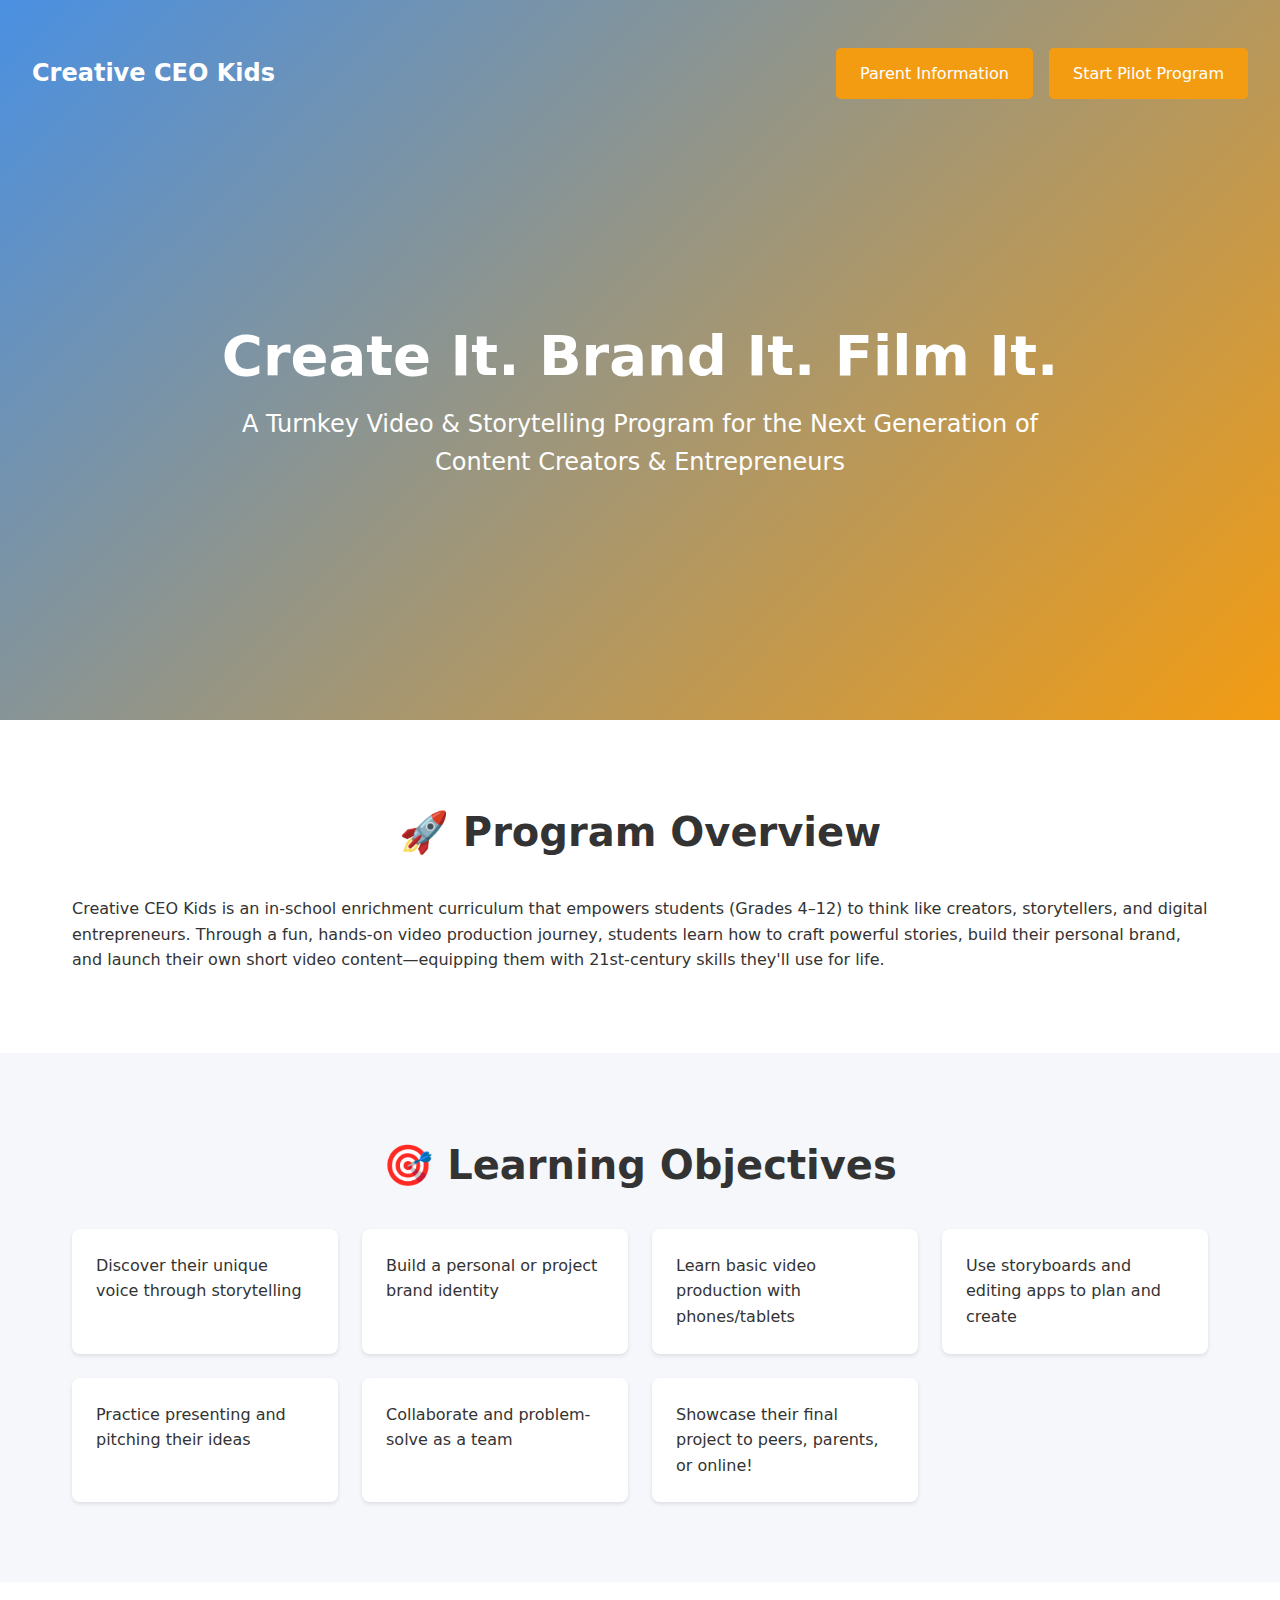
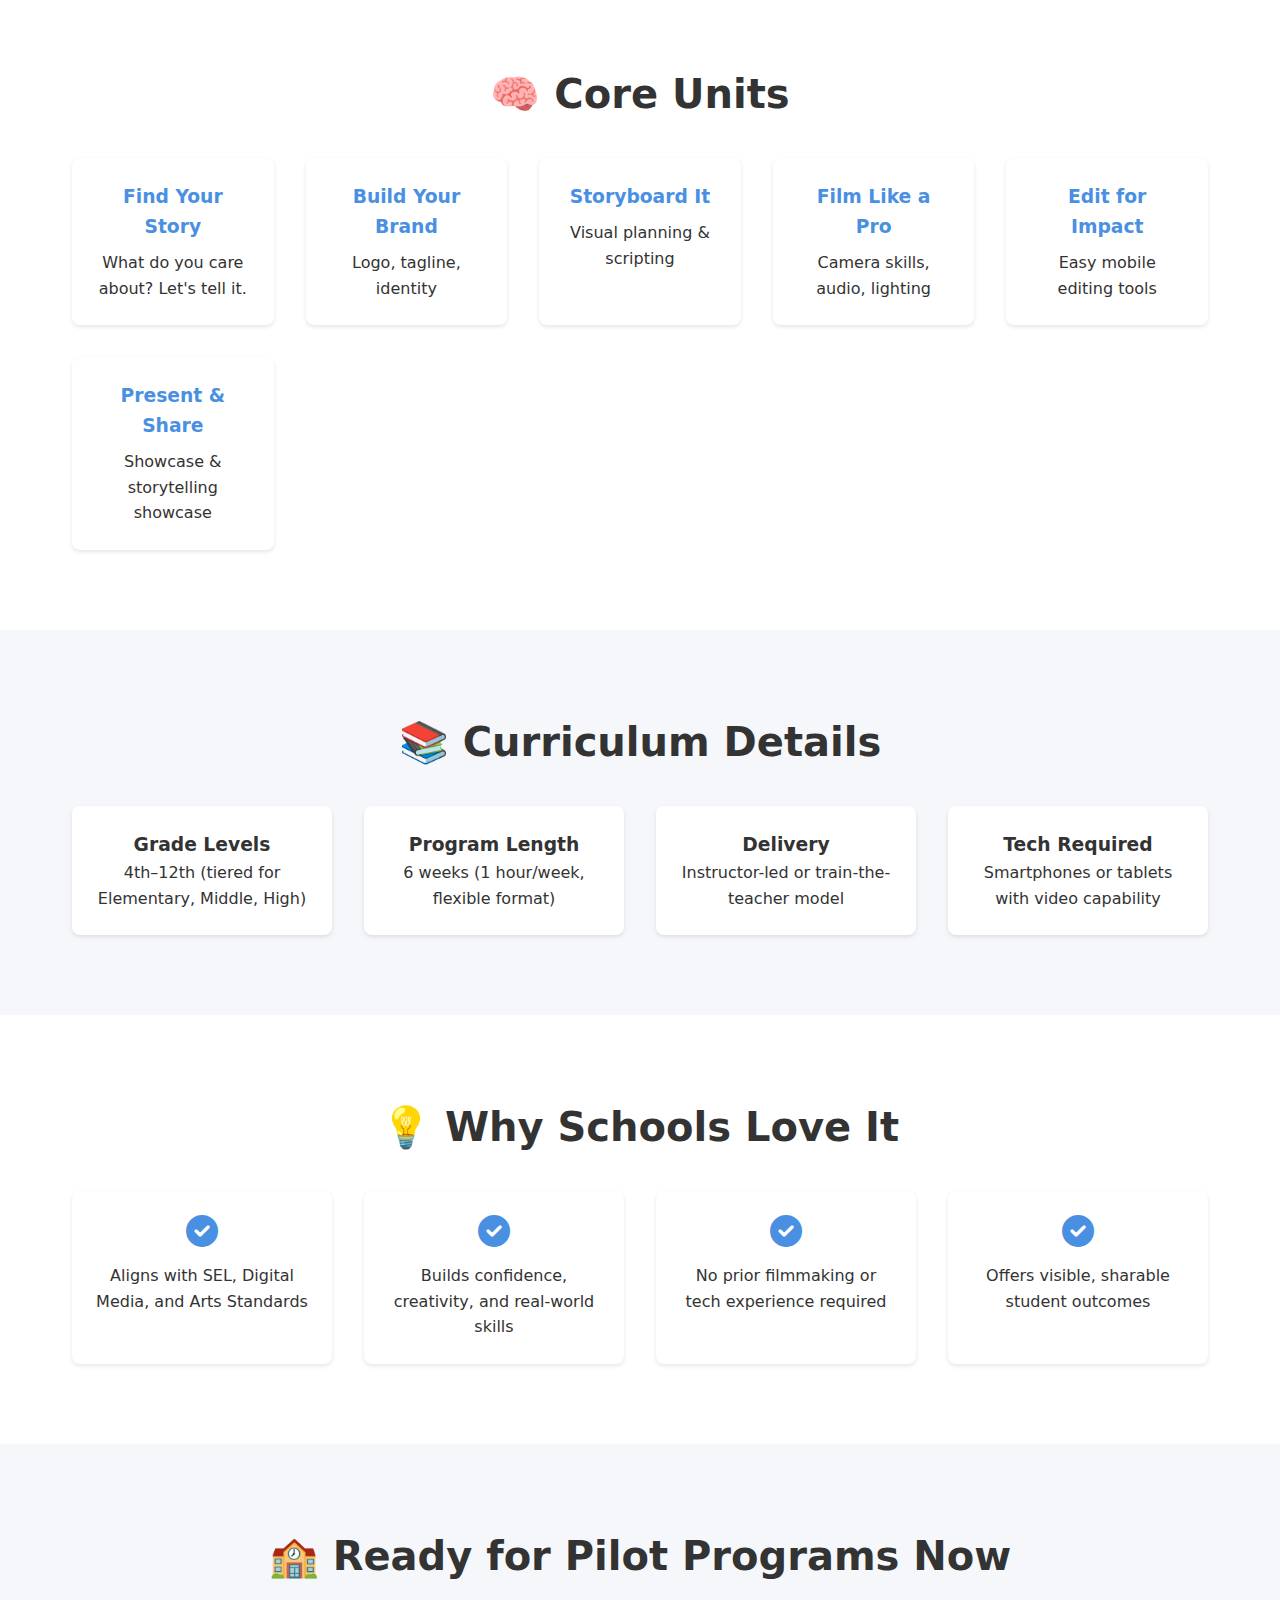
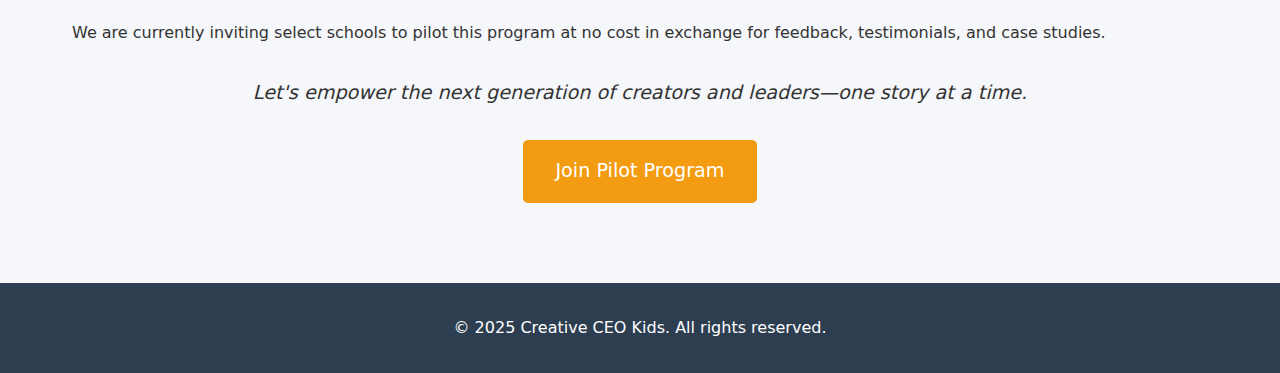
<file: index.html>
<!DOCTYPE html>
<html lang="en">
<head>
    <meta charset="UTF-8">
    <meta name="viewport" content="width=device-width, initial-scale=1.0">
    <title>Creative CEO Kids - Video & Storytelling Program</title>
    <link rel="stylesheet" href="styles.css">
    <link rel="stylesheet" href="https://cdnjs.cloudflare.com/ajax/libs/font-awesome/6.0.0/css/all.min.css">
</head>
<body>
    <header>
        <nav>
            <div class="logo">Creative CEO Kids</div>
            <div class="nav-buttons">
                <a href="parent-kit.html" class="btn" target="_blank">Parent Information</a>
                <a href="#contact" class="btn">Start Pilot Program</a>
            </div>
        </nav>
        <div class="hero">
            <h1>Create It. Brand It. Film It.</h1>
            <p class="subtitle">A Turnkey Video & Storytelling Program for the Next Generation of Content Creators & Entrepreneurs</p>
        </div>
    </header>

    <main>
        <section id="overview" class="section">
            <div class="container">
                <h2>🚀 Program Overview</h2>
                <p>Creative CEO Kids is an in-school enrichment curriculum that empowers students (Grades 4–12) to think like creators, storytellers, and digital entrepreneurs. Through a fun, hands-on video production journey, students learn how to craft powerful stories, build their personal brand, and launch their own short video content—equipping them with 21st-century skills they'll use for life.</p>
            </div>
        </section>

        <section id="objectives" class="section alt-bg">
            <div class="container">
                <h2>🎯 Learning Objectives</h2>
                <div class="grid-list">
                    <div class="card">Discover their unique voice through storytelling</div>
                    <div class="card">Build a personal or project brand identity</div>
                    <div class="card">Learn basic video production with phones/tablets</div>
                    <div class="card">Use storyboards and editing apps to plan and create</div>
                    <div class="card">Practice presenting and pitching their ideas</div>
                    <div class="card">Collaborate and problem-solve as a team</div>
                    <div class="card">Showcase their final project to peers, parents, or online!</div>
                </div>
            </div>
        </section>

        <section id="core-units" class="section">
            <div class="container">
                <h2>🧠 Core Units</h2>
                <div class="timeline">
                    <div class="timeline-item">
                        <h3>Find Your Story</h3>
                        <p>What do you care about? Let's tell it.</p>
                    </div>
                    <div class="timeline-item">
                        <h3>Build Your Brand</h3>
                        <p>Logo, tagline, identity</p>
                    </div>
                    <div class="timeline-item">
                        <h3>Storyboard It</h3>
                        <p>Visual planning & scripting</p>
                    </div>
                    <div class="timeline-item">
                        <h3>Film Like a Pro</h3>
                        <p>Camera skills, audio, lighting</p>
                    </div>
                    <div class="timeline-item">
                        <h3>Edit for Impact</h3>
                        <p>Easy mobile editing tools</p>
                    </div>
                    <div class="timeline-item">
                        <h3>Present & Share</h3>
                        <p>Showcase & storytelling showcase</p>
                    </div>
                </div>
            </div>
        </section>

        <section id="curriculum" class="section alt-bg">
            <div class="container">
                <h2>📚 Curriculum Details</h2>
                <div class="info-grid">
                    <div class="info-card">
                        <h3>Grade Levels</h3>
                        <p>4th–12th (tiered for Elementary, Middle, High)</p>
                    </div>
                    <div class="info-card">
                        <h3>Program Length</h3>
                        <p>6 weeks (1 hour/week, flexible format)</p>
                    </div>
                    <div class="info-card">
                        <h3>Delivery</h3>
                        <p>Instructor-led or train-the-teacher model</p>
                    </div>
                    <div class="info-card">
                        <h3>Tech Required</h3>
                        <p>Smartphones or tablets with video capability</p>
                    </div>
                </div>
            </div>
        </section>

        <section id="benefits" class="section">
            <div class="container">
                <h2>💡 Why Schools Love It</h2>
                <div class="benefits-grid">
                    <div class="benefit-card">
                        <i class="fas fa-check-circle"></i>
                        <p>Aligns with SEL, Digital Media, and Arts Standards</p>
                    </div>
                    <div class="benefit-card">
                        <i class="fas fa-check-circle"></i>
                        <p>Builds confidence, creativity, and real-world skills</p>
                    </div>
                    <div class="benefit-card">
                        <i class="fas fa-check-circle"></i>
                        <p>No prior filmmaking or tech experience required</p>
                    </div>
                    <div class="benefit-card">
                        <i class="fas fa-check-circle"></i>
                        <p>Offers visible, sharable student outcomes</p>
                    </div>
                </div>
            </div>
        </section>

        <section id="contact" class="section alt-bg">
            <div class="container">
                <h2>🏫 Ready for Pilot Programs Now</h2>
                <p>We are currently inviting select schools to pilot this program at no cost in exchange for feedback, testimonials, and case studies.</p>
                <p class="emphasis">Let's empower the next generation of creators and leaders—one story at a time.</p>
                <div class="cta-container">
                    <a href="mailto:contact@nvisionfilms.com?subject=Creative%20CEO%20Kids%20Pilot%20Program%20Interest" class="btn btn-large">Join Pilot Program</a>
                </div>
            </div>
        </section>
    </main>

    <footer>
        <div class="container">
            <p>&copy; 2025 Creative CEO Kids. All rights reserved.</p>
        </div>
    </footer>
</body>
</html>
</file>
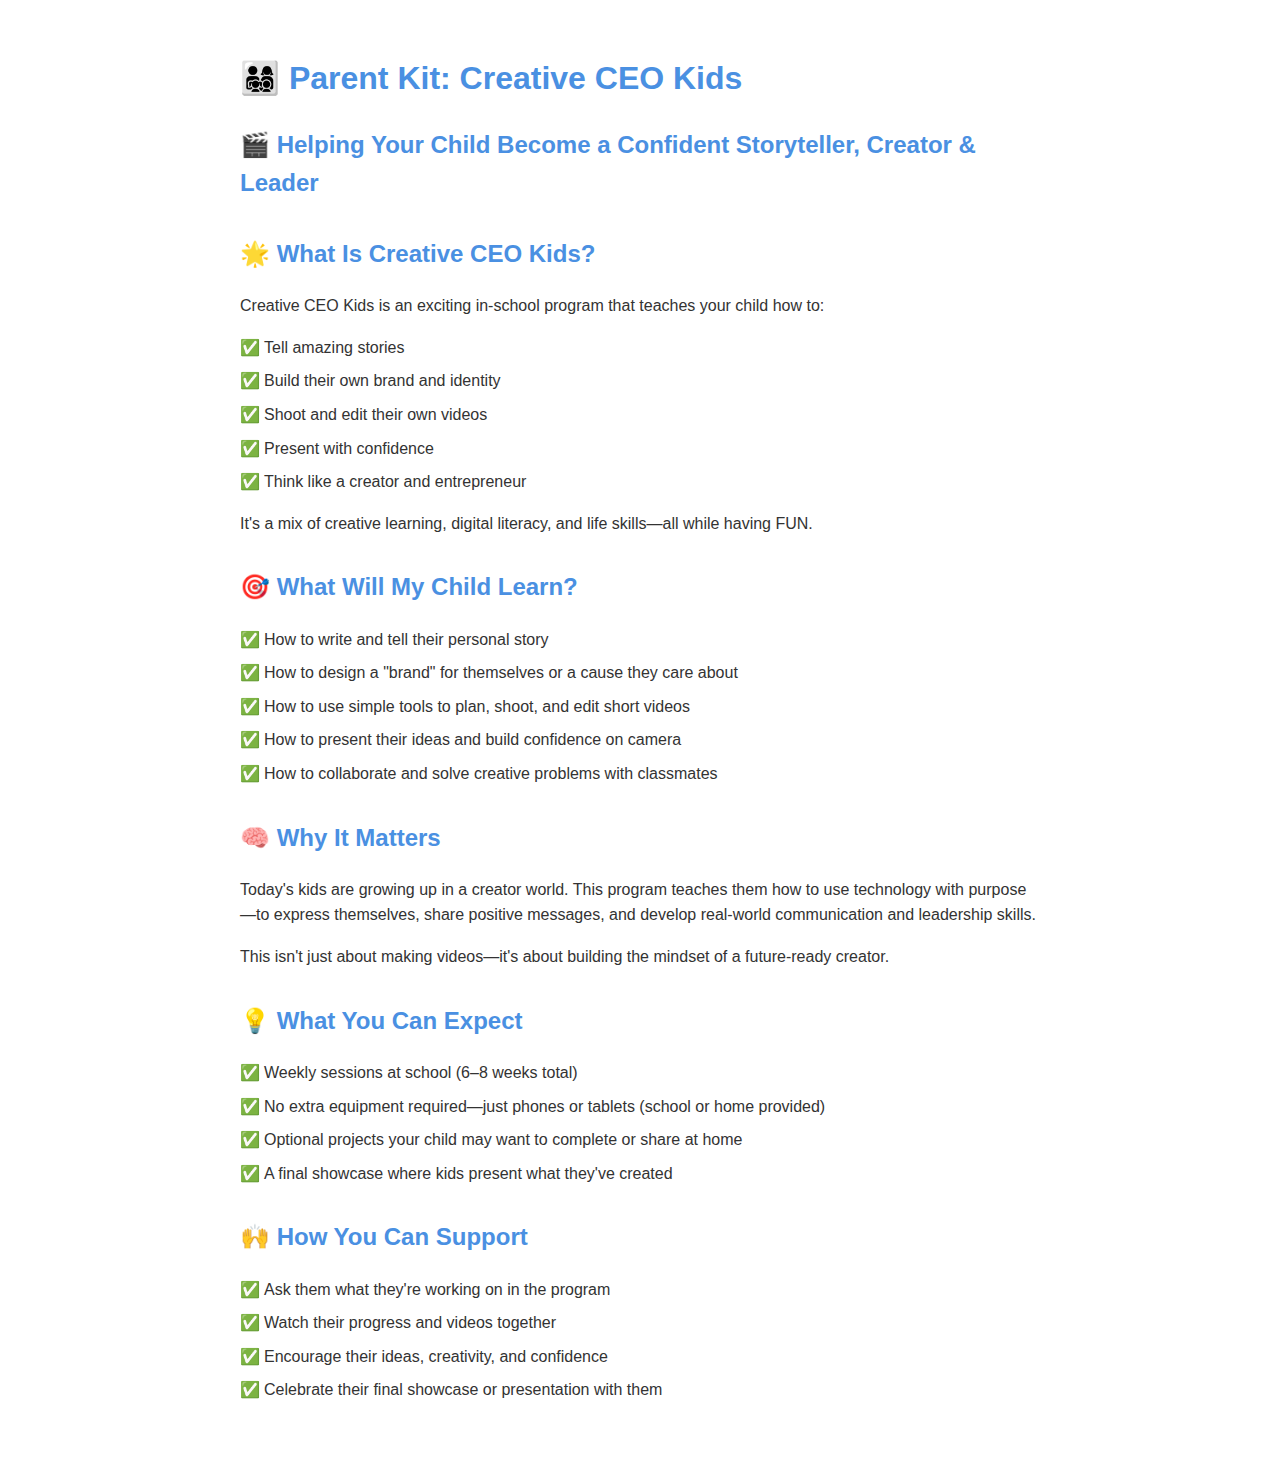
<file: parent-kit.html>
<!DOCTYPE html>
<html lang="en">
<head>
    <meta charset="UTF-8">
    <title>Creative CEO Kids - Parent Kit</title>
    <style>
        body {
            font-family: 'Segoe UI', Arial, sans-serif;
            line-height: 1.6;
            max-width: 800px;
            margin: 0 auto;
            padding: 2rem;
            color: #333;
        }
        h1, h2 {
            color: #4a90e2;
        }
        .section {
            margin: 2rem 0;
        }
        ul {
            list-style-type: none;
            padding-left: 0;
        }
        li {
            margin: 0.5rem 0;
            padding-left: 1.5rem;
            position: relative;
        }
        li::before {
            content: "✅";
            position: absolute;
            left: 0;
        }
        @media print {
            body {
                padding: 1in;
            }
        }
    </style>
</head>
<body>
    <h1>👨‍👩‍👧‍👦 Parent Kit: Creative CEO Kids</h1>
    <h2>🎬 Helping Your Child Become a Confident Storyteller, Creator & Leader</h2>

    <div class="section">
        <h2>🌟 What Is Creative CEO Kids?</h2>
        <p>Creative CEO Kids is an exciting in-school program that teaches your child how to:</p>
        <ul>
            <li>Tell amazing stories</li>
            <li>Build their own brand and identity</li>
            <li>Shoot and edit their own videos</li>
            <li>Present with confidence</li>
            <li>Think like a creator and entrepreneur</li>
        </ul>
        <p>It's a mix of creative learning, digital literacy, and life skills—all while having FUN.</p>
    </div>

    <div class="section">
        <h2>🎯 What Will My Child Learn?</h2>
        <ul>
            <li>How to write and tell their personal story</li>
            <li>How to design a "brand" for themselves or a cause they care about</li>
            <li>How to use simple tools to plan, shoot, and edit short videos</li>
            <li>How to present their ideas and build confidence on camera</li>
            <li>How to collaborate and solve creative problems with classmates</li>
        </ul>
    </div>

    <div class="section">
        <h2>🧠 Why It Matters</h2>
        <p>Today's kids are growing up in a creator world. This program teaches them how to use technology with purpose—to express themselves, share positive messages, and develop real-world communication and leadership skills.</p>
        <p>This isn't just about making videos—it's about building the mindset of a future-ready creator.</p>
    </div>

    <div class="section">
        <h2>💡 What You Can Expect</h2>
        <ul>
            <li>Weekly sessions at school (6–8 weeks total)</li>
            <li>No extra equipment required—just phones or tablets (school or home provided)</li>
            <li>Optional projects your child may want to complete or share at home</li>
            <li>A final showcase where kids present what they've created</li>
        </ul>
    </div>

    <div class="section">
        <h2>🙌 How You Can Support</h2>
        <ul>
            <li>Ask them what they're working on in the program</li>
            <li>Watch their progress and videos together</li>
            <li>Encourage their ideas, creativity, and confidence</li>
            <li>Celebrate their final showcase or presentation with them</li>
        </ul>
    </div>
</body>
</html>
</file>
<file: styles.css>
:root {
    --primary-color: #4a90e2;
    --secondary-color: #f39c12;
    --text-color: #333;
    --light-bg: #f5f7fa;
    --dark-bg: #2c3e50;
    --spacing: 2rem;
}

* {
    margin: 0;
    padding: 0;
    box-sizing: border-box;
}

body {
    font-family: 'Segoe UI', system-ui, -apple-system, sans-serif;
    line-height: 1.6;
    color: var(--text-color);
}

.container {
    max-width: 1200px;
    margin: 0 auto;
    padding: 0 var(--spacing);
}

/* Header Styles */
header {
    background: linear-gradient(135deg, var(--primary-color), var(--secondary-color));
    color: white;
    padding: 2rem 0;
    min-height: 80vh;
    display: flex;
    flex-direction: column;
}

nav {
    display: flex;
    justify-content: space-between;
    align-items: center;
    padding: 1rem var(--spacing);
}

.logo {
    font-size: 1.5rem;
    font-weight: bold;
}

.nav-buttons {
    display: flex;
    gap: 1rem;
}

.nav-buttons .btn {
    white-space: nowrap;
}

.hero {
    flex: 1;
    display: flex;
    flex-direction: column;
    justify-content: center;
    align-items: center;
    text-align: center;
    padding: 2rem;
}

h1 {
    font-size: 3.5rem;
    margin-bottom: 1rem;
    line-height: 1.2;
}

.subtitle {
    font-size: 1.5rem;
    max-width: 800px;
    margin: 0 auto;
}

/* Section Styles */
.section {
    padding: 5rem 0;
}

.alt-bg {
    background-color: var(--light-bg);
}

h2 {
    font-size: 2.5rem;
    margin-bottom: 2rem;
    text-align: center;
}

/* Grid Lists */
.grid-list {
    display: grid;
    grid-template-columns: repeat(auto-fit, minmax(250px, 1fr));
    gap: 1.5rem;
    margin-top: 2rem;
}

.card {
    background: white;
    padding: 1.5rem;
    border-radius: 8px;
    box-shadow: 0 2px 4px rgba(0,0,0,0.1);
    transition: transform 0.3s ease;
}

.card:hover {
    transform: translateY(-5px);
}

/* Timeline */
.timeline {
    display: grid;
    grid-template-columns: repeat(auto-fit, minmax(200px, 1fr));
    gap: 2rem;
    margin-top: 2rem;
}

.timeline-item {
    background: white;
    padding: 1.5rem;
    border-radius: 8px;
    box-shadow: 0 2px 4px rgba(0,0,0,0.1);
    text-align: center;
}

.timeline-item h3 {
    color: var(--primary-color);
    margin-bottom: 0.5rem;
}

/* Info Grid */
.info-grid {
    display: grid;
    grid-template-columns: repeat(auto-fit, minmax(250px, 1fr));
    gap: 2rem;
    margin-top: 2rem;
}

.info-card {
    background: white;
    padding: 1.5rem;
    border-radius: 8px;
    box-shadow: 0 2px 4px rgba(0,0,0,0.1);
    text-align: center;
}

/* Benefits Grid */
.benefits-grid {
    display: grid;
    grid-template-columns: repeat(auto-fit, minmax(250px, 1fr));
    gap: 2rem;
    margin-top: 2rem;
}

.benefit-card {
    background: white;
    padding: 1.5rem;
    border-radius: 8px;
    box-shadow: 0 2px 4px rgba(0,0,0,0.1);
    text-align: center;
    display: flex;
    flex-direction: column;
    align-items: center;
    gap: 1rem;
}

.benefit-card i {
    color: var(--primary-color);
    font-size: 2rem;
}

/* Buttons */
.btn {
    display: inline-block;
    padding: 0.8rem 1.5rem;
    background-color: var(--secondary-color);
    color: white;
    text-decoration: none;
    border-radius: 5px;
    transition: background-color 0.3s ease;
}

.btn:hover {
    background-color: #e67e22;
}

.btn-large {
    padding: 1rem 2rem;
    font-size: 1.2rem;
}

.cta-container {
    text-align: center;
    margin-top: 2rem;
}

/* Footer */
footer {
    background-color: var(--dark-bg);
    color: white;
    padding: 2rem 0;
    text-align: center;
}

/* Responsive Design */
@media (max-width: 768px) {
    h1 {
        font-size: 2.5rem;
    }
    
    .subtitle {
        font-size: 1.2rem;
    }
    
    .section {
        padding: 3rem 0;
    }
    
    .grid-list, .timeline, .info-grid, .benefits-grid {
        grid-template-columns: 1fr;
    }
    
    nav {
        flex-direction: column;
        gap: 1rem;
        text-align: center;
    }
    
    .nav-buttons {
        flex-direction: column;
        width: 100%;
    }
}

.emphasis {
    font-size: 1.2rem;
    font-style: italic;
    text-align: center;
    margin: 2rem 0;
}
</file>
